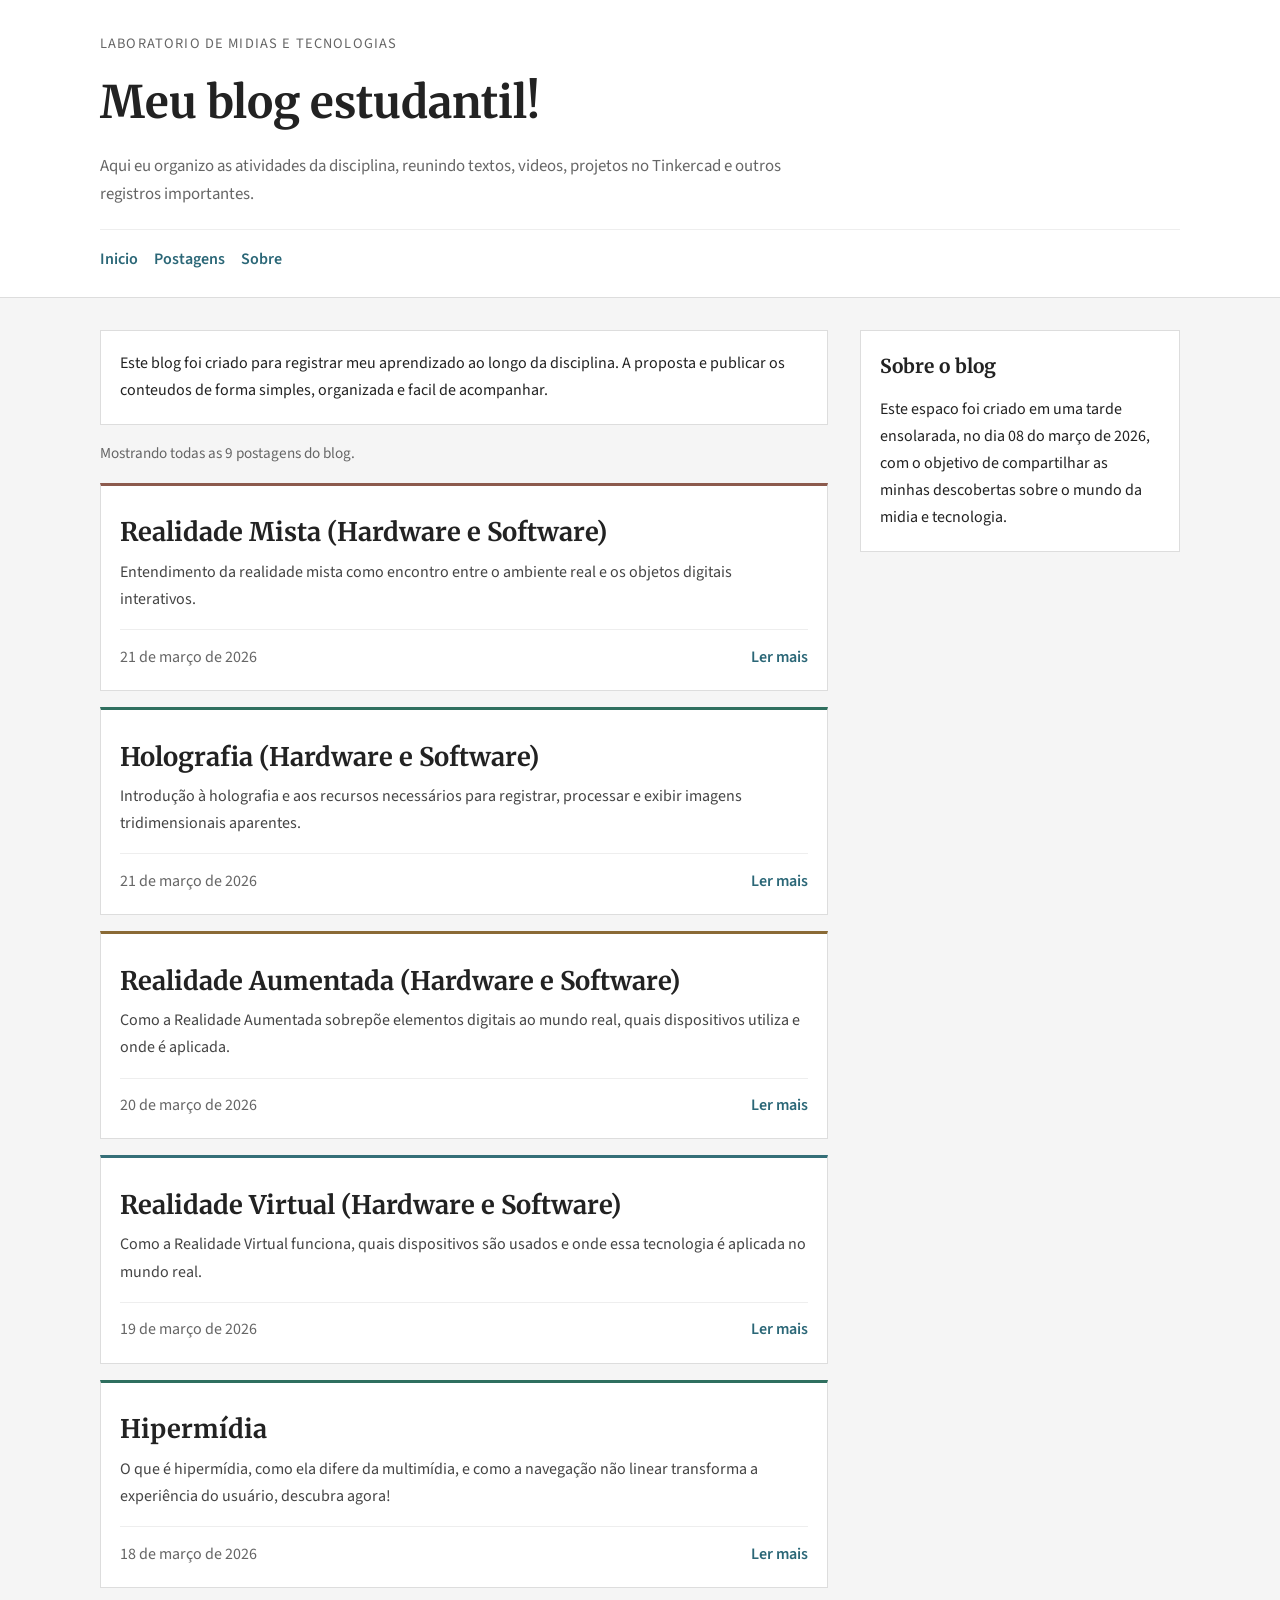
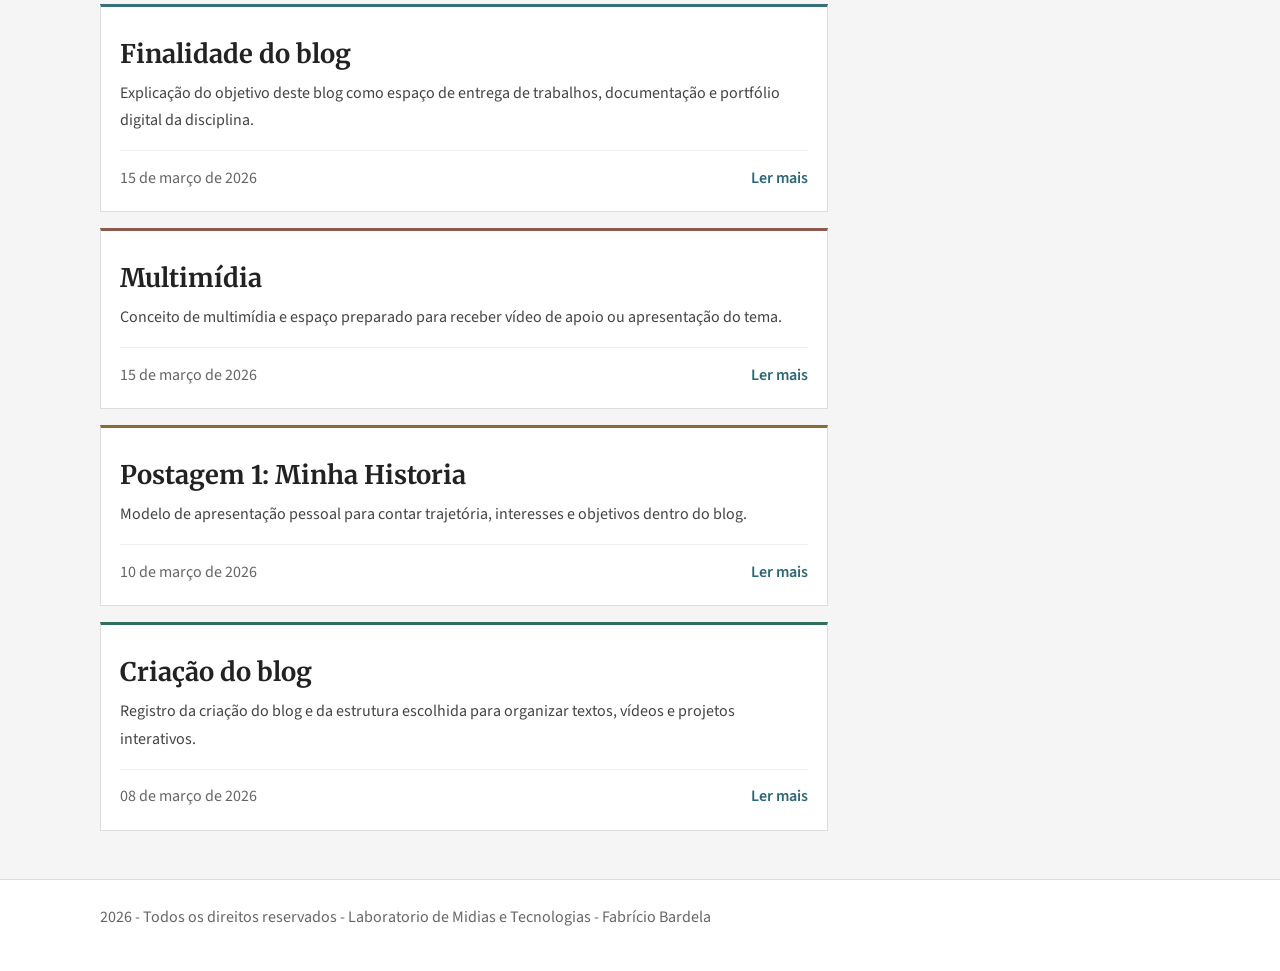
<file: index.html>
<!DOCTYPE html>
<html lang="pt-BR">
  <head>
    <meta charset="UTF-8" />
    <meta name="viewport" content="width=device-width, initial-scale=1.0" />
    <title>Estudantil</title>
    <meta
      name="description"
      content="Blog pessoal para publicar textos, videos, projetos e atividades academicas."
    />
    <link rel="stylesheet" href="assets/css/style.css" />
  </head>
  <body>
    <header class="site-header">
      <div class="container">
        <p class="site-name"><a href="index.html">Laboratorio de Midias e Tecnologias</a></p>
        <h1 class="page-title">Meu blog estudantil!</h1>
        <p class="page-subtitle">
          Aqui eu organizo as atividades da disciplina, reunindo textos, videos, projetos no
          Tinkercad e outros registros importantes.
        </p>

        <nav class="site-nav">
          <a href="index.html">Inicio</a>
          <a href="#postagens">Postagens</a>
          <a href="#sobre">Sobre</a>
        </nav>
      </div>
    </header>

    <main class="container page-layout">
      <section class="main-column" id="postagens">
        <div class="intro-box card">
          <p>
            Este blog foi criado para registrar meu aprendizado ao longo da disciplina. A proposta
            e publicar os conteudos de forma simples, organizada e facil de acompanhar.
          </p>
        </div>

        <p class="results-count" id="results-count"></p>

        <div class="posts-list" id="posts-grid"></div>

        <div class="empty-state card" id="empty-state" hidden>
          <h2>Nenhuma postagem encontrada</h2>
          <p>No momento, nao ha postagens disponiveis no blog.</p>
        </div>
      </section>

      <aside class="sidebar">
        <section class="sidebar-box card" id="sobre">
          <h2>Sobre o blog</h2>
          <p>
            Este espaco foi criado em uma tarde ensolarada, no dia 08 do março de 2026, com o objetivo de compartilhar as minhas descobertas sobre o mundo da midia e tecnologia.
          </p>
        </section>
      </aside>
    </main>

    <footer class="site-footer">
      <div class="container">
        <p>2026 - Todos os direitos reservados - Laboratorio de Midias e Tecnologias - Fabrício Bardela</p>
      </div>
    </footer>

    <script src="assets/js/posts.js"></script>
    <script src="assets/js/app.js"></script>
    <script src="assets/js/main.js"></script>
  </body>
</html>
</file>
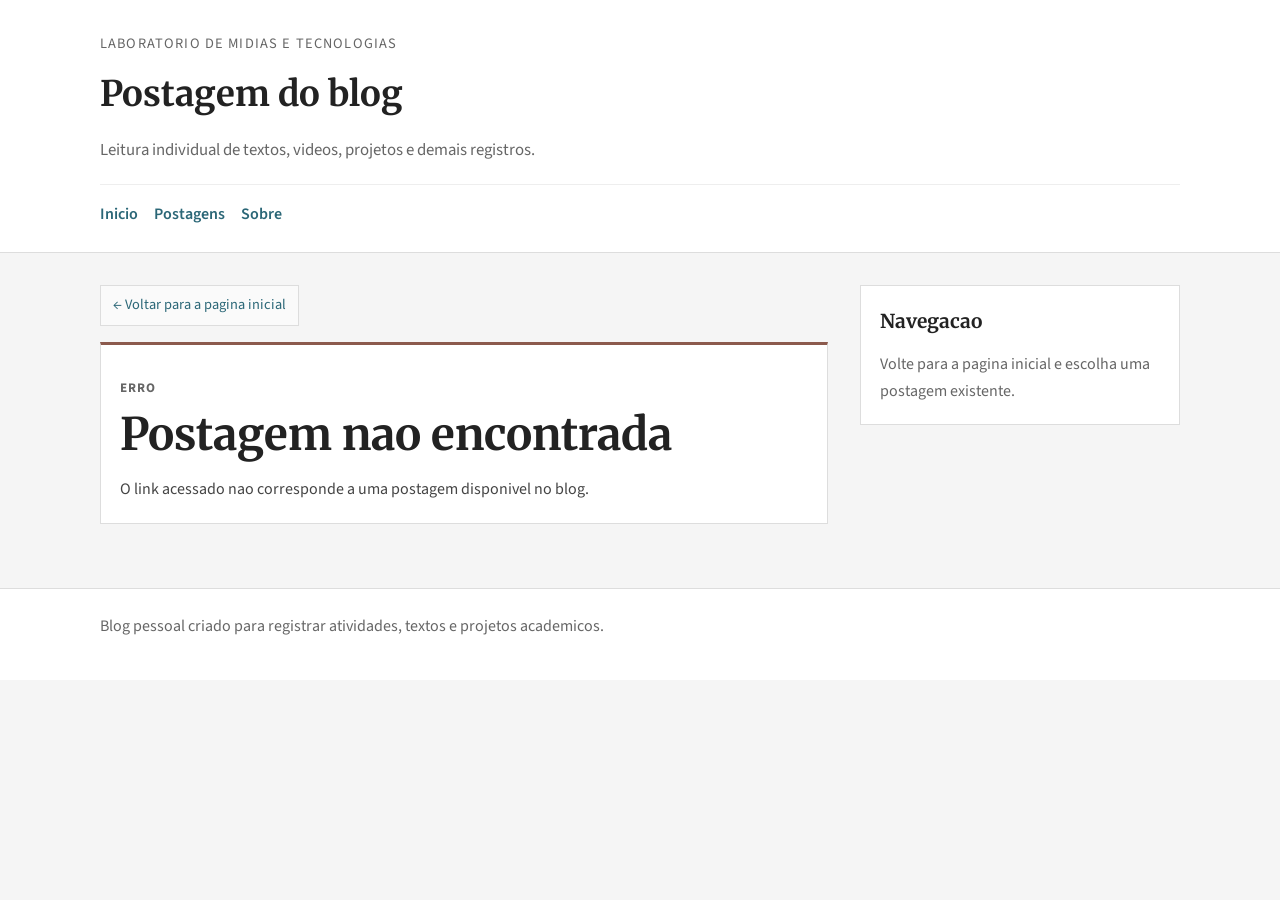
<file: post.html>
<!DOCTYPE html>
<html lang="pt-BR">
  <head>
    <meta charset="UTF-8" />
    <meta name="viewport" content="width=device-width, initial-scale=1.0" />
    <title>Postagem | Laboratorio de Midias e Tecnologias</title>
    <meta name="description" content="Pagina individual das postagens do blog." />
    <link rel="stylesheet" href="assets/css/style.css" />
  </head>
  <body>
    <header class="site-header">
      <div class="container">
        <p class="site-name"><a href="index.html">Laboratorio de Midias e Tecnologias</a></p>
        <h1 class="page-title page-title-small">Postagem do blog</h1>
        <p class="page-subtitle">Leitura individual de textos, videos, projetos e demais registros.</p>

        <nav class="site-nav">
          <a href="index.html">Inicio</a>
          <a href="index.html#postagens">Postagens</a>
          <a href="index.html#sobre">Sobre</a>
        </nav>
      </div>
    </header>

    <main class="container page-layout post-layout">
      <section class="main-column">
        <a class="back-link" href="index.html#postagens">&larr; Voltar para a pagina inicial</a>
        <section id="post-header"></section>
        <section id="post-body"></section>
      </section>

      <aside class="sidebar">
        <section class="sidebar-box card" id="post-info"></section>

        <section class="sidebar-box card" id="related-section">
          <h2>Outras postagens</h2>
          <div class="recent-posts" id="related-posts"></div>
        </section>
      </aside>
    </main>

    <footer class="site-footer">
      <div class="container">
        <p>Blog pessoal criado para registrar atividades, textos e projetos academicos.</p>
      </div>
    </footer>

    <script src="assets/js/posts.js"></script>
    <script src="assets/js/app.js"></script>
    <script src="assets/js/post.js"></script>
  </body>
</html>
</file>
<file: assets/css/style.css>
@import url("https://fonts.googleapis.com/css2?family=Merriweather:wght@400;700&family=Source+Sans+3:wght@400;600;700&display=swap");

:root {
  --bg: #f5f5f5;
  --surface: #ffffff;
  --border: #dddddd;
  --text: #222222;
  --muted: #666666;
  --accent: #2f6f5f;
  --link: #2b6777;
}

* {
  box-sizing: border-box;
}

html {
  scroll-behavior: smooth;
}

body {
  margin: 0;
  background: var(--bg);
  color: var(--text);
  font-family: "Source Sans 3", sans-serif;
  line-height: 1.7;
}

a {
  color: var(--link);
  text-decoration: none;
}

a:hover {
  text-decoration: underline;
}

img,
iframe,
video {
  display: block;
  max-width: 100%;
}

code {
  padding: 0.1rem 0.35rem;
  border-radius: 3px;
  background: #f1f1f1;
  font-size: 0.95em;
}

.container {
  width: min(1080px, calc(100% - 2rem));
  margin: 0 auto;
}

.site-header {
  padding: 2rem 0 1.5rem;
  background: var(--surface);
  border-bottom: 1px solid var(--border);
}

.site-name {
  margin: 0;
  color: var(--muted);
  font-size: 0.9rem;
  letter-spacing: 0.08em;
  text-transform: uppercase;
}

.site-name a {
  color: inherit;
}

.page-title,
.post-title,
.article-header h1,
.content-section h2,
.sidebar-box h2,
.empty-state h2,
.callout h3,
.project-card h3,
.links-title {
  margin: 0;
  font-family: "Merriweather", serif;
  font-weight: 700;
}

.page-title {
  margin-top: 0.5rem;
  font-size: clamp(2rem, 4vw, 2.8rem);
}

.page-title-small {
  font-size: clamp(1.7rem, 3vw, 2.2rem);
}

.page-subtitle {
  max-width: 720px;
  margin: 0.7rem 0 0;
  color: var(--muted);
  font-size: 1.05rem;
}

.site-nav {
  display: flex;
  flex-wrap: wrap;
  gap: 1rem;
  margin-top: 1.25rem;
  padding-top: 1rem;
  border-top: 1px solid #eeeeee;
}

.site-nav a {
  font-weight: 600;
}

.page-layout {
  display: grid;
  grid-template-columns: minmax(0, 2fr) minmax(260px, 320px);
  gap: 2rem;
  padding: 2rem 0 3rem;
}

.main-column,
.sidebar {
  min-width: 0;
}

.sidebar {
  display: grid;
  align-content: start;
  gap: 1rem;
}

.card,
.article-header,
.article-card,
.intro-box,
.filters,
.post-card,
.sidebar-box,
.empty-state,
.callout,
.embed-card,
.links-block,
.project-card {
  background: var(--surface);
  border: 1px solid var(--border);
}

.intro-box,
.filters,
.post-card,
.sidebar-box,
.empty-state,
.article-header,
.article-card,
.callout,
.embed-card,
.links-block,
.project-card {
  padding: 1.2rem;
}

.intro-box p,
.sidebar-box p,
.post-excerpt,
.article-intro,
.content-section p,
.callout p,
.project-card p,
.empty-state p {
  margin: 0;
}

.filters {
  display: grid;
  grid-template-columns: minmax(0, 1.5fr) minmax(160px, 1fr) minmax(160px, 1fr);
  gap: 0.9rem;
  margin-top: 1rem;
}

.filters label {
  display: grid;
  gap: 0.35rem;
}

.filters span,
.section-kicker,
.eyebrow,
.post-meta,
.article-meta-line,
.results-count,
.sidebar-note,
.sidebar-list span,
.embed-title,
.tag {
  color: var(--muted);
}

.filters span,
.section-kicker,
.eyebrow,
.embed-title {
  font-size: 0.82rem;
  font-weight: 700;
  letter-spacing: 0.06em;
  text-transform: uppercase;
}

.filters input,
.filters select {
  min-height: 42px;
  padding: 0.7rem 0.8rem;
  border: 1px solid #cccccc;
  background: #ffffff;
  color: var(--text);
  font: inherit;
}

.results-count {
  margin: 1rem 0 0;
  font-size: 0.95rem;
}

.posts-list {
  display: grid;
  gap: 1rem;
  margin-top: 1rem;
}

.post-card,
.article-header,
.article-card,
.project-card {
  border-top: 3px solid var(--accent);
}

.accent-line {
  display: none;
}

.card-meta,
.post-meta-row,
.post-card-footer,
.article-meta,
.tag-list,
.project-technologies,
.project-links {
  display: flex;
  flex-wrap: wrap;
  gap: 0.5rem;
}

.meta-pill,
.tag,
.project-technology,
.project-link,
.category-button,
.back-link {
  display: inline-flex;
  align-items: center;
  border: 1px solid var(--border);
  background: #fafafa;
  color: var(--muted);
  font-size: 0.9rem;
}

.meta-pill,
.tag,
.project-technology,
.project-link,
.category-button {
  padding: 0.2rem 0.55rem;
}

.post-title {
  margin-top: 0.65rem;
  margin-bottom: 0.55rem;
  font-size: 1.6rem;
  line-height: 1.35;
}

.post-title a {
  color: var(--text);
}

.post-excerpt {
  color: #444444;
}

.tag-list {
  margin-top: 0.85rem;
}

.post-card-footer {
  justify-content: space-between;
  align-items: center;
  margin-top: 1rem;
  padding-top: 0.85rem;
  border-top: 1px solid #eeeeee;
}

.post-link {
  font-weight: 600;
}

.post-card.is-compact {
  padding: 0 0 0.9rem;
  border: 0;
  border-bottom: 1px solid #e7e7e7;
  border-top: 0;
  background: transparent;
}

.post-card.is-compact:last-child {
  padding-bottom: 0;
  border-bottom: 0;
}

.post-card.is-compact .meta-pill,
.post-card.is-compact .tag-list,
.post-card.is-compact .post-excerpt {
  display: none;
}

.post-card.is-compact .post-title {
  margin-top: 0.25rem;
  margin-bottom: 0.25rem;
  font-size: 1.08rem;
}

.post-card.is-compact .post-card-footer {
  margin-top: 0.35rem;
  padding-top: 0;
  border-top: 0;
}

.sidebar-box h2 {
  margin-bottom: 0.8rem;
  font-size: 1.2rem;
}

.sidebar-list {
  display: grid;
  gap: 0.7rem;
  margin: 0;
  padding: 0;
  list-style: none;
}

.sidebar-list li {
  display: flex;
  justify-content: space-between;
  gap: 1rem;
  padding-bottom: 0.55rem;
  border-bottom: 1px solid #efefef;
}

.sidebar-list li:last-child {
  padding-bottom: 0;
  border-bottom: 0;
}

.sidebar-list strong {
  color: var(--text);
  font-weight: 600;
  text-align: right;
}

.category-list {
  display: flex;
  flex-wrap: wrap;
  gap: 0.55rem;
}

.category-button {
  cursor: pointer;
  font: inherit;
}

.category-button.is-active {
  border-color: var(--accent);
  color: var(--accent);
  background: #f4faf7;
}

.recent-posts {
  display: grid;
  gap: 0.9rem;
}

.empty-state {
  margin-top: 1rem;
}

.back-link {
  margin-bottom: 1rem;
  padding: 0.45rem 0.75rem;
}

.article-header {
  margin-bottom: 1rem;
}

.eyebrow {
  display: block;
  margin-bottom: 0.35rem;
}

.article-header h1 {
  font-size: clamp(2rem, 3.5vw, 2.8rem);
  line-height: 1.3;
}

.article-meta-line {
  margin: 0.8rem 0 0;
  font-size: 0.95rem;
}

.article-intro {
  margin-top: 0.8rem;
  color: #444444;
}

.article-card {
  padding-top: 0;
}

.article-body {
  display: grid;
  gap: 1.25rem;
}

.content-section {
  padding-top: 1.25rem;
}

.content-section:first-child {
  padding-top: 1.2rem;
}

.content-section + .content-section {
  border-top: 1px solid #eeeeee;
}

.content-section h2 {
  margin-bottom: 0.7rem;
  font-size: 1.35rem;
}

.content-section ul,
.content-section ol {
  margin: 0;
  padding-left: 1.2rem;
}

.quote-block {
  margin: 0;
  padding: 1rem 1.1rem;
  border-left: 4px solid var(--accent);
  background: #fafafa;
}

.quote-block p {
  margin: 0;
}

.quote-block footer {
  margin-top: 0.7rem;
  color: var(--muted);
  font-size: 0.95rem;
}

.callout {
  border-left: 4px solid var(--accent);
}

.callout[data-tone="success"] {
  background: #f5faf7;
}

.callout[data-tone="info"] {
  background: #f5f8fb;
}

.callout[data-tone="warn"] {
  background: #fff8ef;
}

.callout h3,
.links-title,
.project-card h3 {
  margin-bottom: 0.6rem;
  font-size: 1.15rem;
}

.specs-grid,
.gallery-grid {
  display: grid;
  gap: 0.9rem;
}

.specs-grid {
  grid-template-columns: repeat(auto-fit, minmax(200px, 1fr));
}

.spec-item {
  padding: 0.9rem;
  border: 1px solid #e4e4e4;
  background: #fafafa;
}

.spec-item span {
  display: block;
  color: var(--muted);
  font-size: 0.9rem;
}

.spec-item strong {
  display: block;
  margin-top: 0.35rem;
  font-weight: 600;
}

.content-figure {
  margin: 0;
}

.content-figure img {
  border: 1px solid #dddddd;
}

.content-figure figcaption {
  margin-top: 0.5rem;
  color: var(--muted);
  font-size: 0.92rem;
}

.gallery-grid {
  grid-template-columns: repeat(auto-fit, minmax(180px, 1fr));
}

.embed-title,
.section-kicker {
  display: block;
  margin-bottom: 0.6rem;
}

.embed-shell,
.video-shell,
.placeholder-shell {
  aspect-ratio: 16 / 9;
  width: 100%;
  overflow: hidden;
  border: 1px solid #dddddd;
  background: #f8f8f8;
}

.embed-shell iframe,
.video-shell video {
  width: 100%;
  height: 100%;
  border: 0;
}

.placeholder-shell {
  display: grid;
  place-items: center;
  padding: 1rem;
  text-align: center;
  border-style: dashed;
}

.placeholder-shell strong {
  display: block;
  margin-bottom: 0.35rem;
  font-family: "Merriweather", serif;
}

.embed-description {
  margin-top: 0.8rem;
  color: #444444;
}

.project-card {
  display: grid;
  gap: 0.9rem;
}

.project-links a,
.links-list a,
.post-link,
.back-link {
  color: var(--link);
}

.links-list {
  display: grid;
  gap: 0.5rem;
}

.site-footer {
  padding: 1.5rem 0 2.5rem;
  border-top: 1px solid var(--border);
  background: var(--surface);
}

.site-footer p {
  margin: 0;
  color: var(--muted);
}

@media (max-width: 900px) {
  .page-layout {
    grid-template-columns: 1fr;
  }

  .sidebar {
    order: -1;
  }
}

@media (max-width: 700px) {
  .filters {
    grid-template-columns: 1fr;
  }

  .container {
    width: min(100% - 1rem, 1080px);
  }

  .post-card-footer,
  .sidebar-list li {
    flex-direction: column;
    align-items: flex-start;
  }

  .sidebar-list strong {
    text-align: left;
  }
}
</file>
